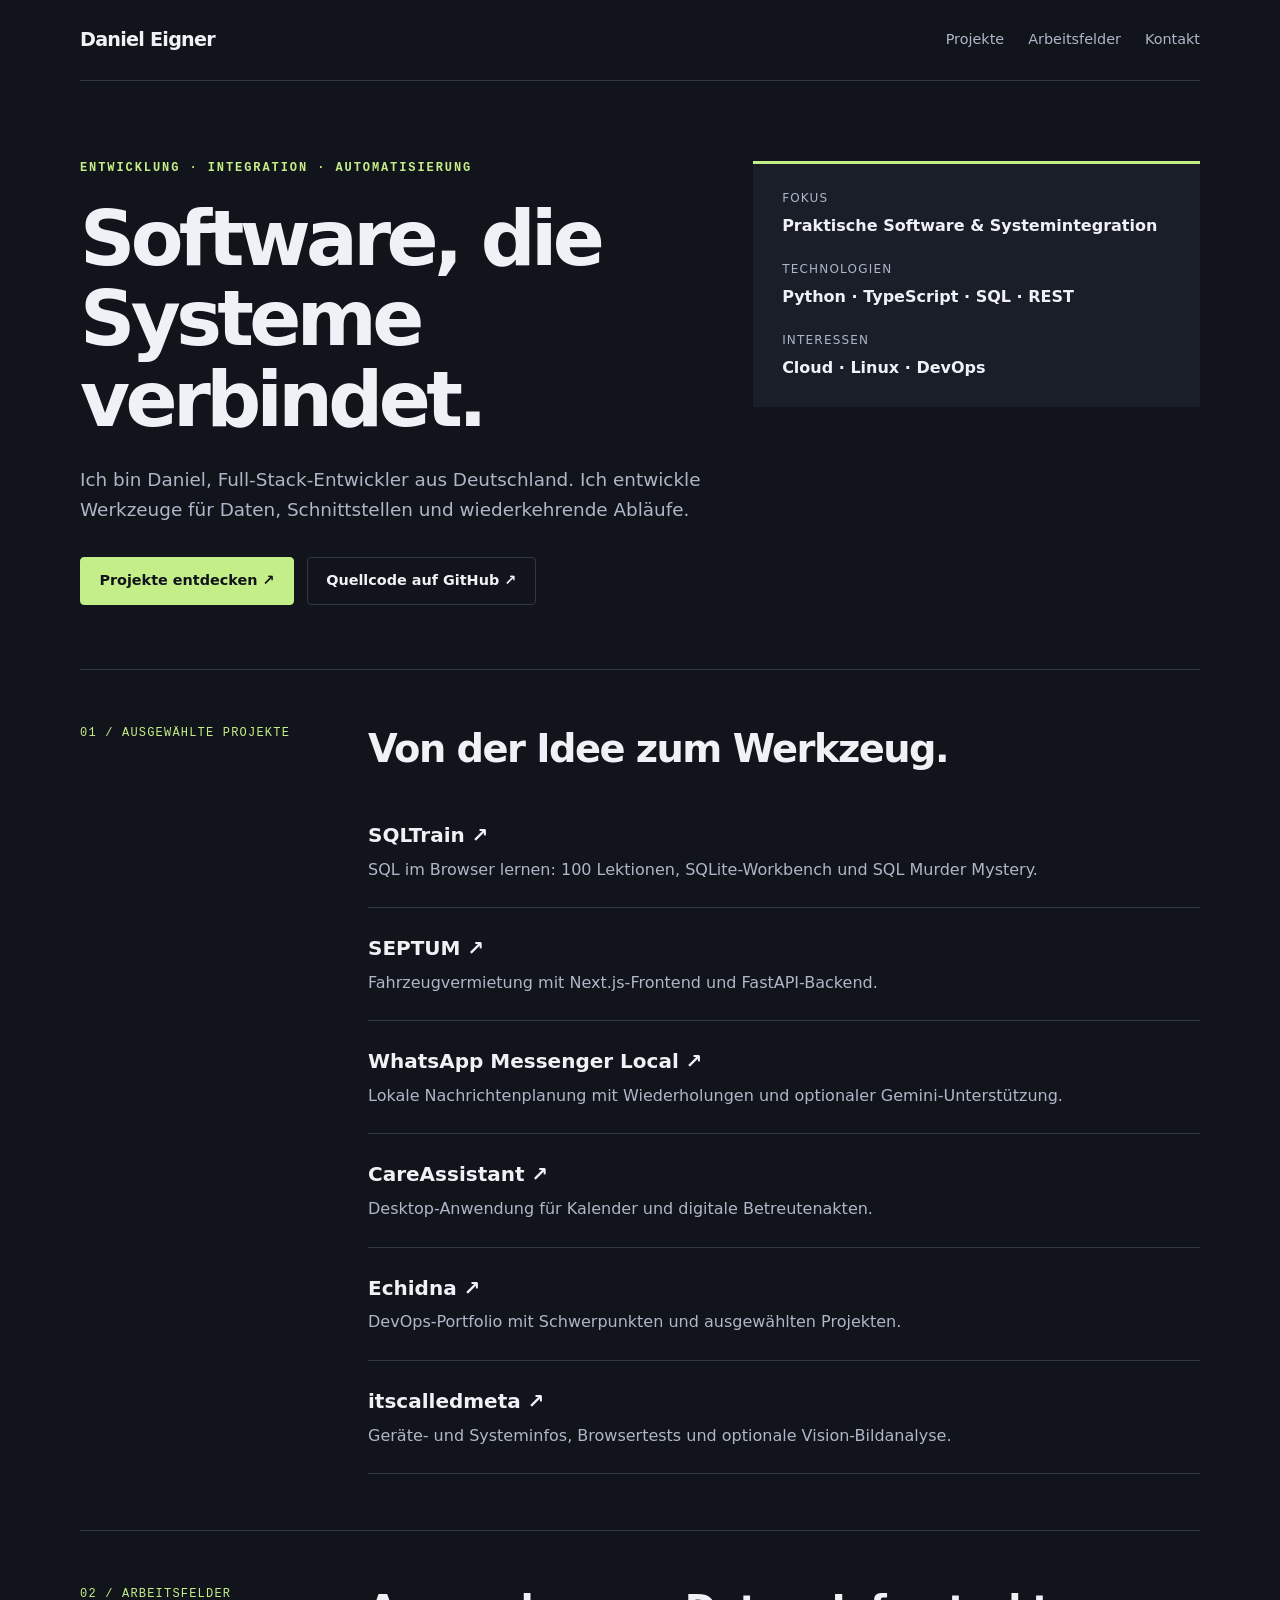
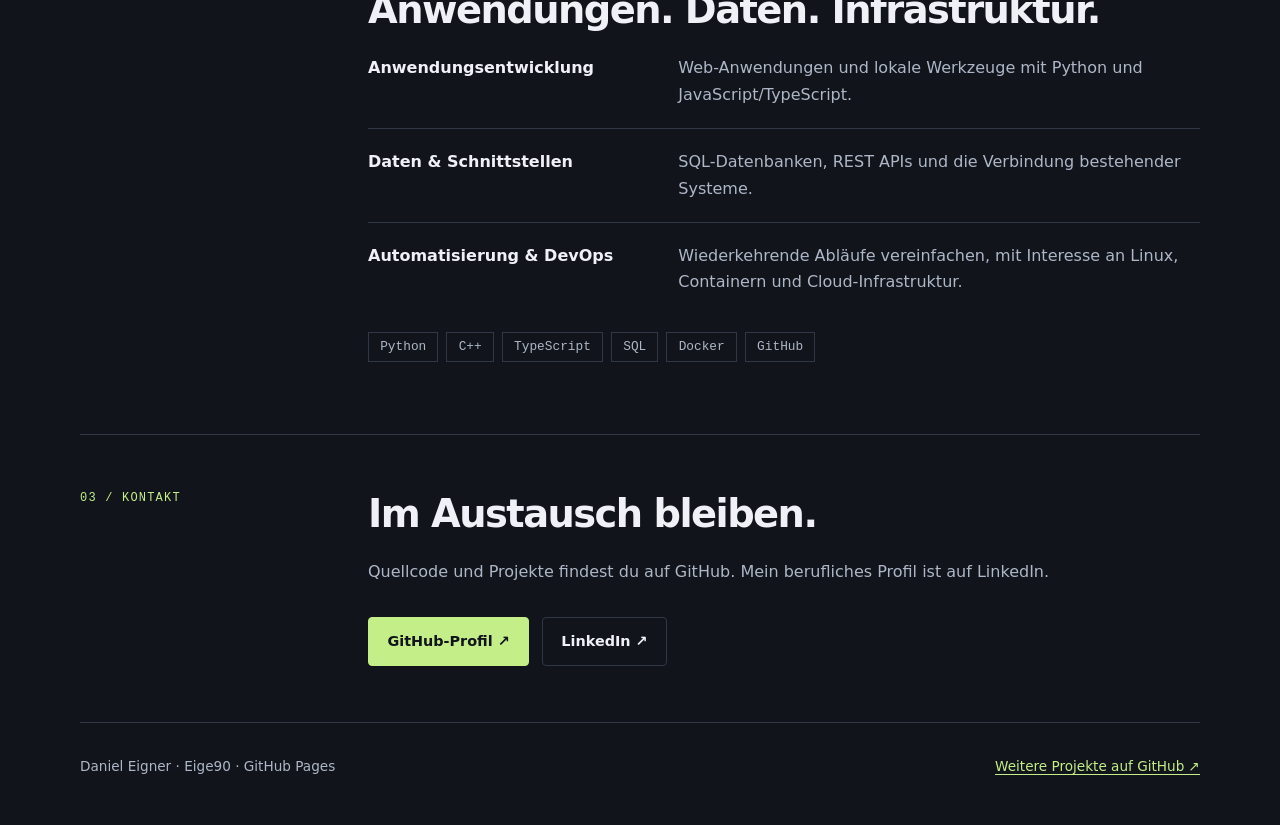
<file: docs/index.html>
<!doctype html>
<html lang="de">
<head>
<meta charset="utf-8">
<meta name="viewport" content="width=device-width, initial-scale=1">
<meta name="description" content="Ich bin Daniel, Full-Stack-Entwickler aus Deutschland. Ich entwickle Werkzeuge für Daten, Schnittstellen und wiederkehrende Abläufe.">
<meta name="color-scheme" content="dark">
<meta property="og:title" content="Daniel Eigner">
<meta property="og:description" content="Ich bin Daniel, Full-Stack-Entwickler aus Deutschland. Ich entwickle Werkzeuge für Daten, Schnittstellen und wiederkehrende Abläufe.">
<meta property="og:type" content="website">
<meta property="og:url" content="https://eige90.github.io/Eige90/">
<link rel="canonical" href="https://eige90.github.io/Eige90/">
<link rel="stylesheet" href="site.css">
<title>Daniel Eigner · Projektseite</title>
</head>
<body>
<a class="skip" href="#inhalt">Zum Inhalt springen</a>
<header><a class="brand" href="./">Daniel Eigner</a><nav aria-label="Hauptnavigation"><a href="#projekte">Projekte</a><a href="#arbeitsfelder">Arbeitsfelder</a><a href="#kontakt">Kontakt</a></nav></header>
<main id="inhalt">
<section class="hero" aria-label="Überblick"><div><p class="eyebrow">Entwicklung · Integration · Automatisierung</p><h1>Software, die Systeme verbindet.</h1><p class="intro">Ich bin Daniel, Full-Stack-Entwickler aus Deutschland. Ich entwickle Werkzeuge für Daten, Schnittstellen und wiederkehrende Abläufe.</p><div class="actions"><a class="button primary" href="#projekte">Projekte entdecken ↗</a><a class="button" href="https://github.com/Eige90/Eige90">Quellcode auf GitHub ↗</a></div></div><aside class="facts" aria-label="Projektdaten"><dl><dt>Fokus</dt><dd>Praktische Software & Systemintegration</dd><dt>Technologien</dt><dd>Python · TypeScript · SQL · REST</dd><dt>Interessen</dt><dd>Cloud · Linux · DevOps</dd></dl></aside></section>
<section class="section" id="projekte"><div class="section-label">01 / Ausgewählte Projekte</div><div><h2>Von der Idee zum Werkzeug.</h2><a class="project" href="https://eige90.github.io/SQLtrain/"><strong>SQLTrain ↗</strong><span>SQL im Browser lernen: 100 Lektionen, SQLite-Workbench und SQL Murder Mystery.</span></a><a class="project" href="https://eige90.github.io/Septem/"><strong>SEPTUM ↗</strong><span>Fahrzeugvermietung mit Next.js-Frontend und FastAPI-Backend.</span></a><a class="project" href="https://eige90.github.io/whatsapp-messenger/"><strong>WhatsApp Messenger Local ↗</strong><span>Lokale Nachrichtenplanung mit Wiederholungen und optionaler Gemini-Unterstützung.</span></a><a class="project" href="https://eige90.github.io/CareAssistant/"><strong>CareAssistant ↗</strong><span>Desktop-Anwendung für Kalender und digitale Betreutenakten.</span></a><a class="project" href="echidna/"><strong>Echidna ↗</strong><span>DevOps-Portfolio mit Schwerpunkten und ausgewählten Projekten.</span></a><a class="project" href="itscalledmeta/"><strong>itscalledmeta ↗</strong><span>Geräte- und Systeminfos, Browsertests und optionale Vision-Bildanalyse.</span></a></div></section><section class="section" id="arbeitsfelder"><div class="section-label">02 / Arbeitsfelder</div><div><h2>Anwendungen. Daten. Infrastruktur.</h2><div class="rows"><div class="row"><strong>Anwendungsentwicklung</strong><p>Web-Anwendungen und lokale Werkzeuge mit Python und JavaScript/TypeScript.</p></div><div class="row"><strong>Daten & Schnittstellen</strong><p>SQL-Datenbanken, REST APIs und die Verbindung bestehender Systeme.</p></div><div class="row"><strong>Automatisierung & DevOps</strong><p>Wiederkehrende Abläufe vereinfachen, mit Interesse an Linux, Containern und Cloud-Infrastruktur.</p></div></div><ul class="stack"><li>Python</li><li>C++</li><li>TypeScript</li><li>SQL</li><li>Docker</li><li>GitHub</li></ul></div></section><section class="section" id="kontakt"><div class="section-label">03 / Kontakt</div><div><h2>Im Austausch bleiben.</h2><p>Quellcode und Projekte findest du auf GitHub. Mein berufliches Profil ist auf LinkedIn.</p><div class="actions"><a class="button primary" href="https://github.com/Eige90">GitHub-Profil ↗</a><a class="button" href="https://www.linkedin.com/in/eignerdaniel/">LinkedIn ↗</a></div></div></section>
</main>
<footer><p>Daniel Eigner · Eige90 · GitHub Pages</p><a href="https://github.com/Eige90">Weitere Projekte auf GitHub ↗</a></footer>
</body>
</html>
</file>
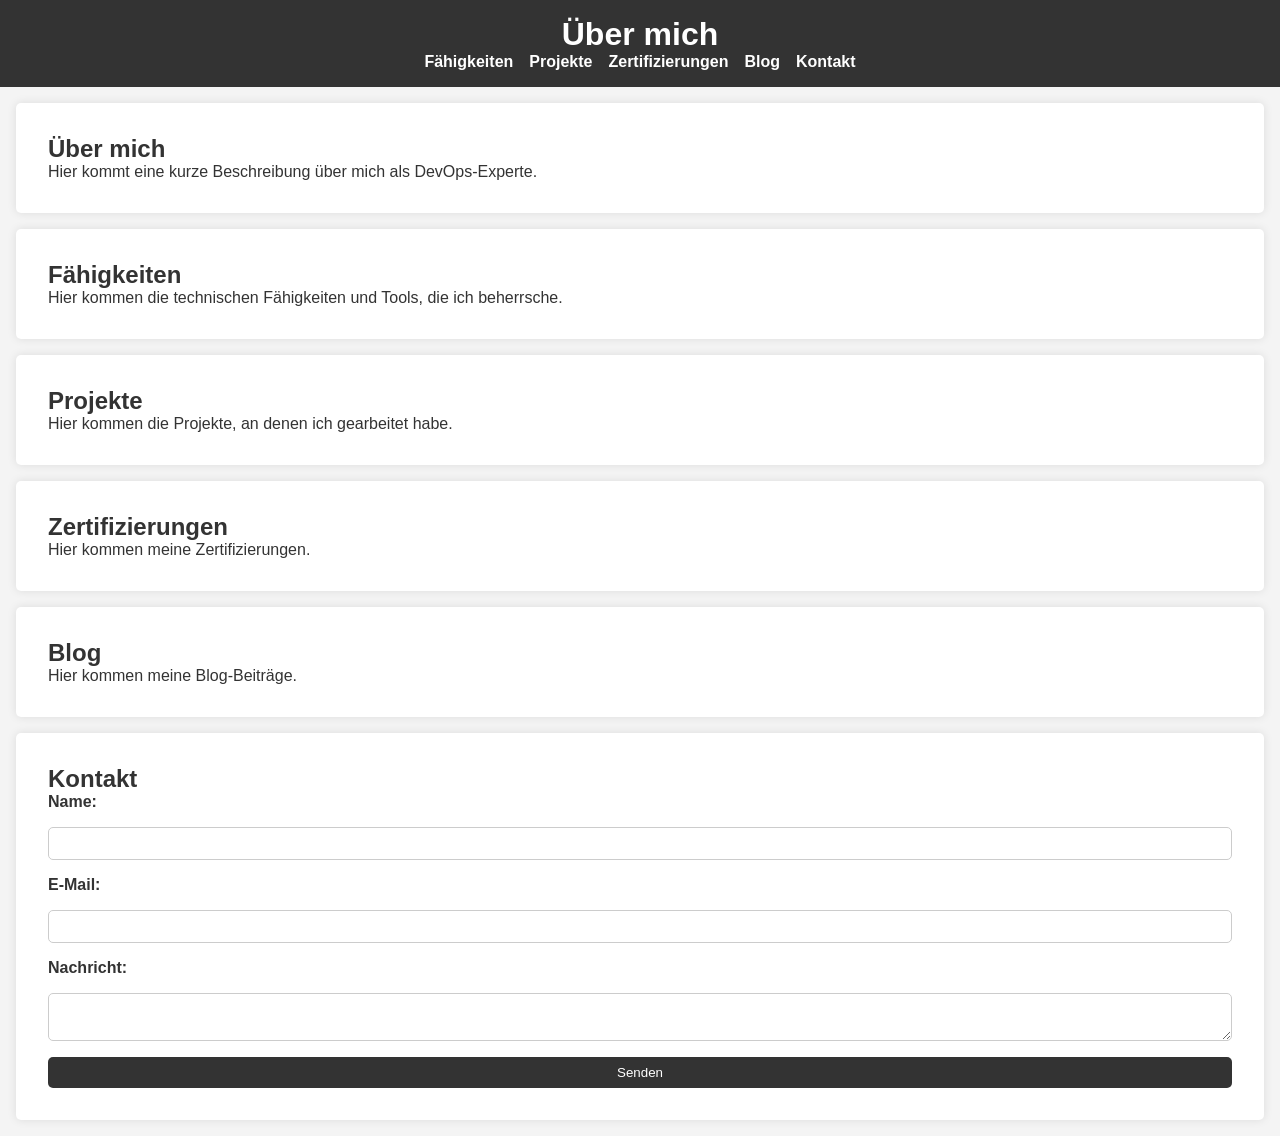
<file: docs/echidna/index.html>
<!DOCTYPE html>
<html lang="de">
<head>
    <meta charset="UTF-8">
    <meta name="viewport" content="width=device-width, initial-scale=1.0">
    <title>DevOps Portfolio</title>
    <link rel="stylesheet" href="styles.css">
</head>
<body>
    <header>
        <h1>Über mich</h1>
        <nav>
            <ul>
                <li><a href="#skills">Fähigkeiten</a></li>
                <li><a href="#projects">Projekte</a></li>
                <li><a href="#certifications">Zertifizierungen</a></li>
                <li><a href="#blog">Blog</a></li>
                <li><a href="#contact">Kontakt</a></li>
            </ul>
        </nav>
    </header>
    <section id="about">
        <h2>Über mich</h2>
        <p>Hier kommt eine kurze Beschreibung über mich als DevOps-Experte.</p>
    </section>
    <section id="skills">
        <h2>Fähigkeiten</h2>
        <p>Hier kommen die technischen Fähigkeiten und Tools, die ich beherrsche.</p>
    </section>
    <section id="projects">
        <h2>Projekte</h2>
        <p>Hier kommen die Projekte, an denen ich gearbeitet habe.</p>
    </section>
    <section id="certifications">
        <h2>Zertifizierungen</h2>
        <p>Hier kommen meine Zertifizierungen.</p>
    </section>
    <section id="blog">
        <h2>Blog</h2>
        <p>Hier kommen meine Blog-Beiträge.</p>
    </section>
    <section id="contact">
        <h2>Kontakt</h2>
        <form>
            <label for="name">Name:</label>
            <input type="text" id="name" name="name">
            <label for="email">E-Mail:</label>
            <input type="email" id="email" name="email">
            <label for="message">Nachricht:</label>
            <textarea id="message" name="message"></textarea>
            <button type="submit">Senden</button>
            <p id="contact-status" role="status" hidden></p>
        </form>
    </section>
    <script src="script.js"></script>
</body>
</html>
</file>
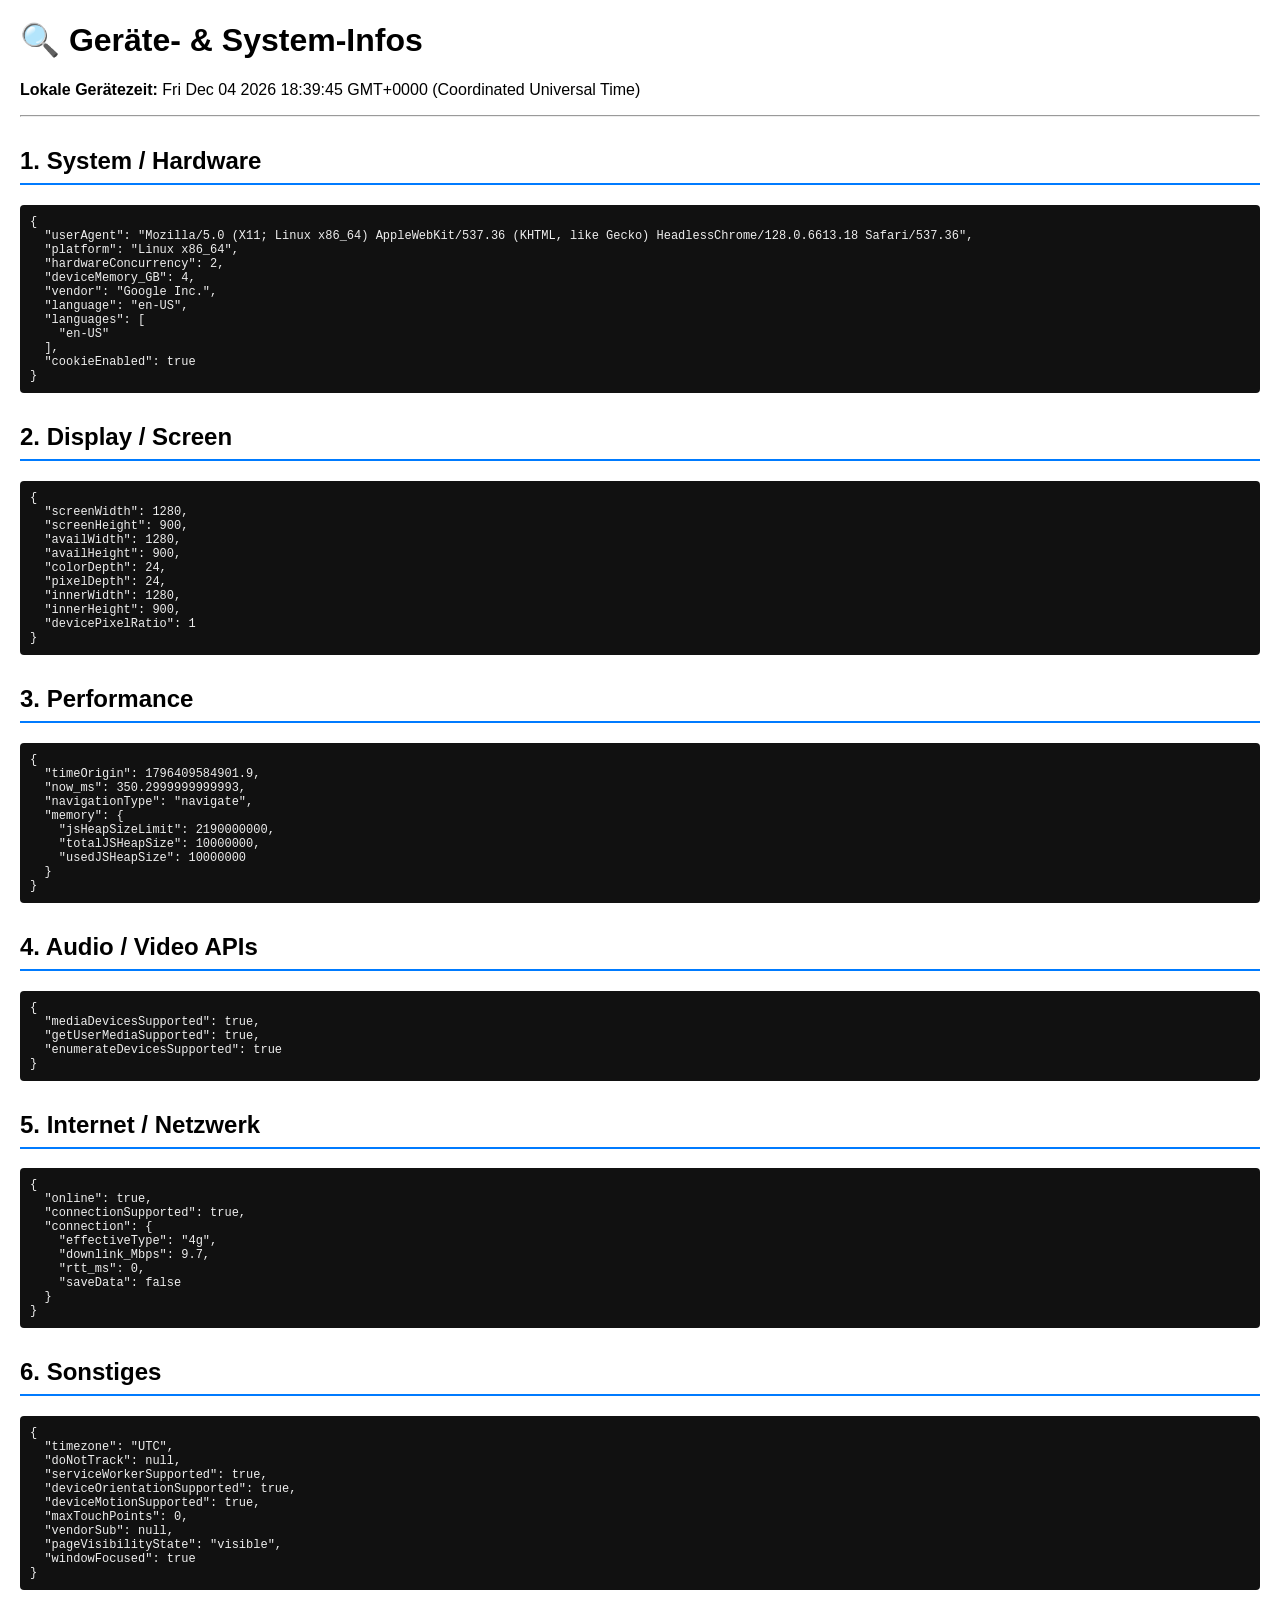
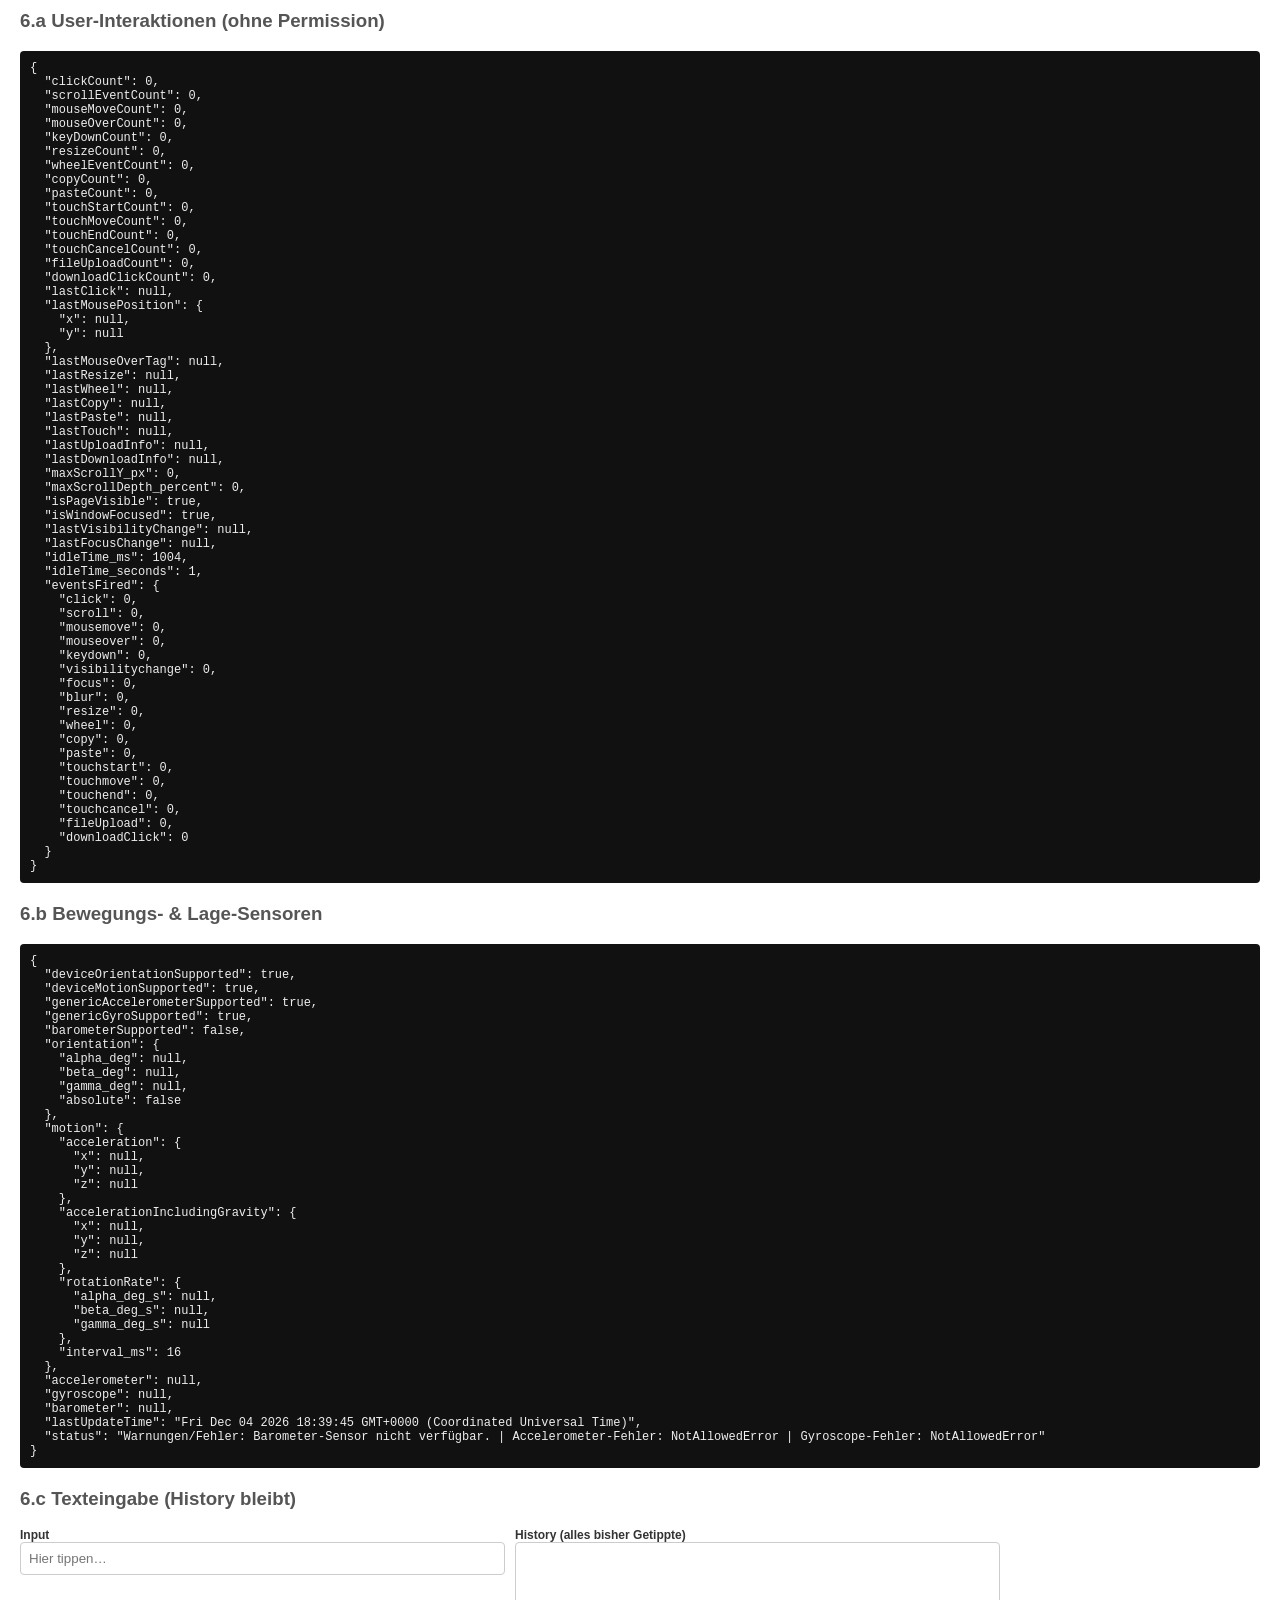
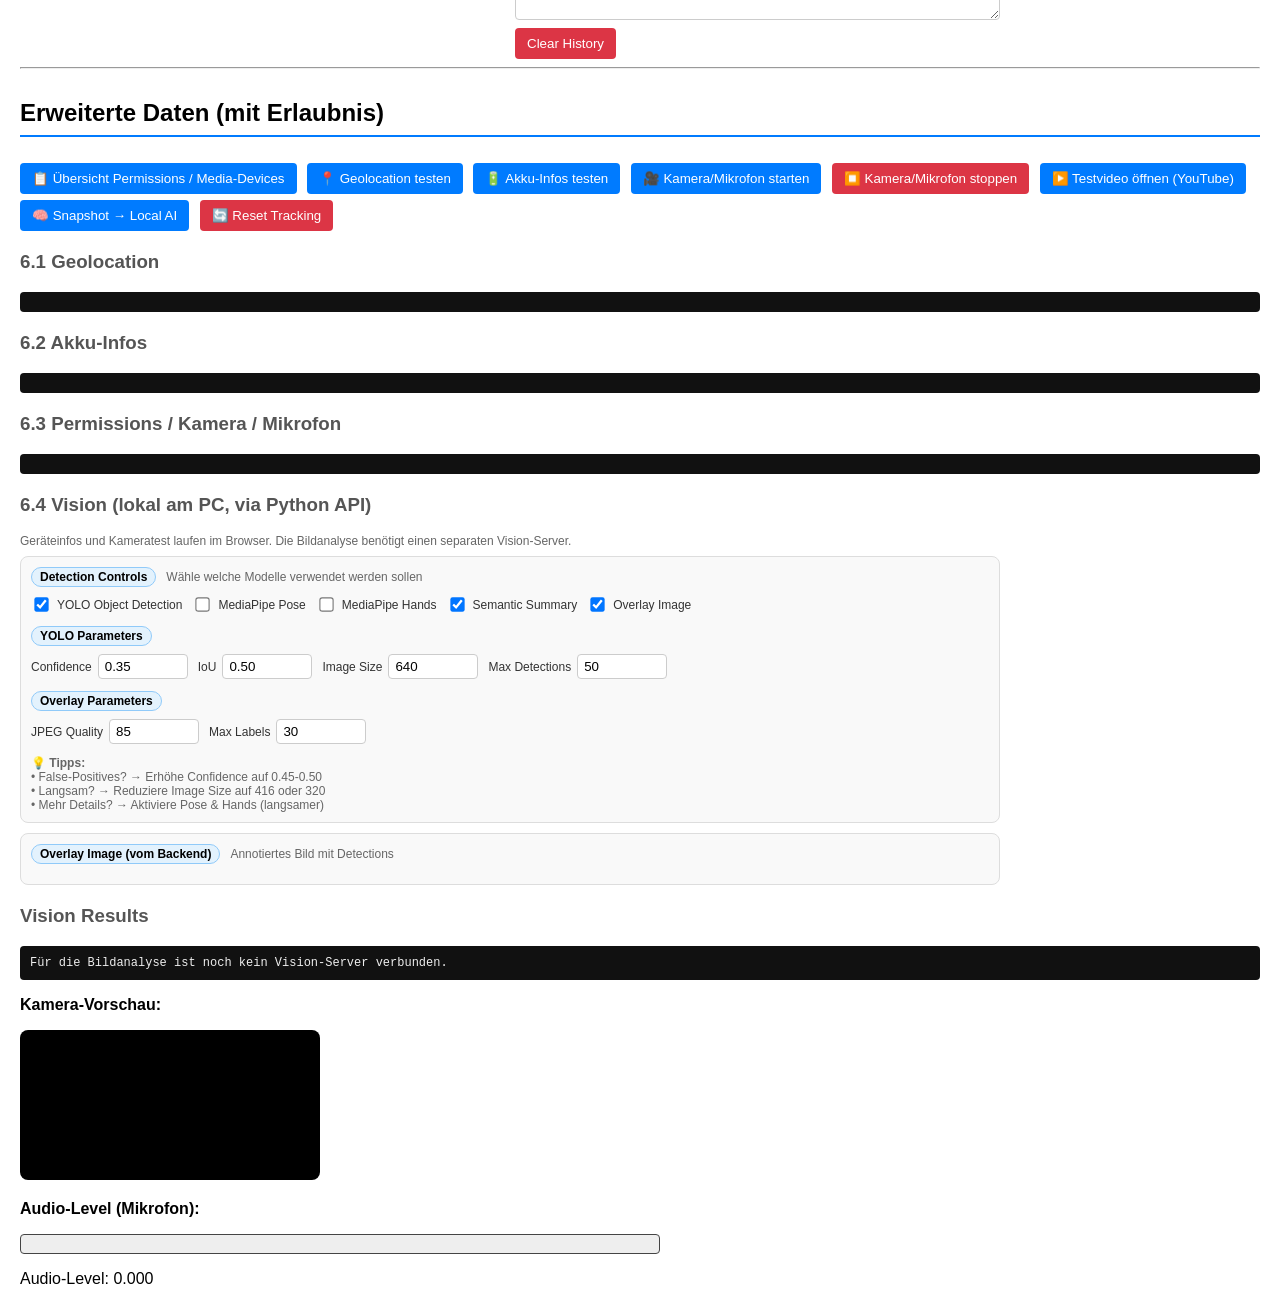
<file: docs/itscalledmeta/index.html>
<!DOCTYPE html>
<html lang="de">
<head>
  <meta charset="UTF-8" />
  <meta name="viewport" content="width=device-width, initial-scale=1" />
  <meta name="vision-api-base" content="" />
  <title>Metadata Webapp (Local Vision)</title>
  <style>
    * { box-sizing: border-box; }
    body { font-family: Arial, sans-serif; margin: 20px; }
    button { margin: 6px 6px 0 0; padding: 8px 12px; cursor: pointer; border: none; border-radius: 4px; background: #007bff; color: white; }
    button:hover { background: #0056b3; }
    button:disabled { background: #ccc; cursor: not-allowed; }
    button.danger { background: #dc3545; }
    button.danger:hover { background: #c82333; }
    pre { background:#111; color:#eee; padding:10px; overflow:auto; border-radius: 4px; font-size: 12px; }
    #media-test-area { margin-top: 10px; }
    #camera-wrap { position: relative; display: inline-block; max-width: 100%; }
    #camera-preview { display:block; border-radius: 8px; max-width: 100%; height: auto; }
    #audio-level-bar-wrapper { max-width: 100%; }
    .typing-grid { display:grid; grid-template-columns: 1fr 1fr; gap:10px; max-width:980px; }
    #overlay-canvas { position:absolute; left:0; top:0; pointer-events:none; }
    .hint { color:#666; font-size: 12px; margin: 8px 0; }
    .grid { display: grid; grid-template-columns: 1fr; gap: 10px; max-width: 980px; }
    .panel { border: 1px solid #ddd; padding: 10px; border-radius: 8px; background: #f9f9f9; }
    .row { display:flex; gap: 10px; flex-wrap: wrap; align-items: center; }
    label { font-size: 12px; color:#333; display:flex; gap:6px; align-items:center; }
    input[type="number"]{ width: 90px; padding: 4px 6px; border: 1px solid #ccc; border-radius: 4px; }
    input[type="checkbox"]{ transform: scale(1.1); }
    input[type="text"], textarea { border: 1px solid #ccc; border-radius: 4px; }
    .pill { font-size: 12px; padding: 2px 8px; border-radius: 999px; background:#e3f2fd; border:1px solid #90caf9; font-weight: 600; }
    #vision-overlay-img { max-width: 100%; border-radius: 8px; border: 1px solid #333; background:#000; display:none; }
    .small { font-size: 12px; color:#666; }
    .status { padding: 8px; border-radius: 4px; margin: 10px 0; font-weight: 600; }
    .status.success { background: #d4edda; color: #155724; border: 1px solid #c3e6cb; }
    .status.error { background: #f8d7da; color: #721c24; border: 1px solid #f5c6cb; }
    .status.info { background: #d1ecf1; color: #0c5460; border: 1px solid #bee5eb; }
    h2 { border-bottom: 2px solid #007bff; padding-bottom: 8px; margin-top: 30px; }
    h3 { color: #555; margin-top: 20px; }
    @media (max-width: 600px) {
      body { margin: 12px; }
      .typing-grid { grid-template-columns: 1fr; }
    }
  </style>
</head>
<body>
  <h1>🔍 Geräte- & System-Infos</h1>
  <p><strong>Lokale Gerätezeit:</strong> <span id="device-time"></span></p>

  <hr/>

  <h2>1. System / Hardware</h2>
  <pre id="system-hardware"></pre>

  <h2>2. Display / Screen</h2>
  <pre id="display-screen"></pre>

  <h2>3. Performance</h2>
  <pre id="performance-info"></pre>

  <h2>4. Audio / Video APIs</h2>
  <pre id="audio-video"></pre>

  <h2>5. Internet / Netzwerk</h2>
  <pre id="network-info"></pre>

  <h2>6. Sonstiges</h2>
  <pre id="misc-info"></pre>

  <h3>6.a User-Interaktionen (ohne Permission)</h3>
  <pre id="interaction-info"></pre>

  <h3>6.b Bewegungs- & Lage-Sensoren</h3>
  <pre id="motion-sensors"></pre>

  <h3>6.c Texteingabe (History bleibt)</h3>
  <div class="typing-grid">
    <div>
      <label><strong>Input</strong></label>
      <input
        id="typing-input"
        type="text"
        placeholder="Hier tippen…"
        autocomplete="off"
        style="width:100%; padding:8px;"
      />
    </div>
    <div>
      <label><strong>History (alles bisher Getippte)</strong></label>
      <textarea
        id="typing-history"
        rows="4"
        readonly
        style="width:100%; padding:8px;"
      ></textarea>
      <button id="clear-typing-history" class="danger" style="margin-top: 4px;">Clear History</button>
    </div>
  </div>

  <hr/>

  <h2>Erweiterte Daten (mit Erlaubnis)</h2>

  <button id="request-permissions-btn">📋 Übersicht Permissions / Media-Devices</button>
  <button id="btn-geo">📍 Geolocation testen</button>
  <button id="btn-battery">🔋 Akku-Infos testen</button>
  <button id="btn-media">🎥 Kamera/Mikrofon starten</button>
  <button id="btn-media-stop" class="danger" disabled>⏹️ Kamera/Mikrofon stoppen</button>
  <button id="btn-youtube">▶️ Testvideo öffnen (YouTube)</button>
  <button id="btn-local-ai">🧠 Snapshot → Local AI</button>
  <button id="btn-reset-tracks" class="danger">🔄 Reset Tracking</button>

  <div id="api-status" class="status info" style="display:none;"></div>

  <h3>6.1 Geolocation</h3>
  <pre id="geo-info"></pre>

  <h3>6.2 Akku-Infos</h3>
  <pre id="battery-info"></pre>

  <h3>6.3 Permissions / Kamera / Mikrofon</h3>
  <pre id="permissions-info"></pre>

  <h3>6.4 Vision (lokal am PC, via Python API)</h3>
  <div class="hint" id="vision-backend-info"></div>

  <div class="grid">
    <div class="panel">
      <div class="row">
        <span class="pill">Detection Controls</span>
        <span class="small">Wähle welche Modelle verwendet werden sollen</span>
      </div>

      <div class="row" style="margin-top:8px;">
        <label><input type="checkbox" id="cfg-do-yolo" checked> YOLO Object Detection</label>
        <label><input type="checkbox" id="cfg-do-pose"> MediaPipe Pose</label>
        <label><input type="checkbox" id="cfg-do-hands"> MediaPipe Hands</label>
        <label><input type="checkbox" id="cfg-do-summary" checked> Semantic Summary</label>
        <label><input type="checkbox" id="cfg-do-overlay" checked> Overlay Image</label>
      </div>

      <div class="row" style="margin-top:12px;">
        <span class="pill">YOLO Parameters</span>
      </div>
      <div class="row" style="margin-top:8px;">
        <label>Confidence <input type="number" id="cfg-yolo-conf" min="0" max="1" step="0.05" value="0.35"></label>
        <label>IoU <input type="number" id="cfg-yolo-iou" min="0" max="1" step="0.05" value="0.50"></label>
        <label>Image Size <input type="number" id="cfg-yolo-imgsz" min="320" max="1280" step="32" value="640"></label>
        <label>Max Detections <input type="number" id="cfg-yolo-maxdet" min="1" max="200" step="1" value="50"></label>
      </div>

      <div class="row" style="margin-top:12px;">
        <span class="pill">Overlay Parameters</span>
      </div>
      <div class="row" style="margin-top:8px;">
        <label>JPEG Quality <input type="number" id="cfg-overlay-quality" min="30" max="95" step="1" value="85"></label>
        <label>Max Labels <input type="number" id="cfg-overlay-maxlabels" min="1" max="200" step="1" value="30"></label>
      </div>

      <div class="small" style="margin-top:12px;">
        💡 <strong>Tipps:</strong><br>
        • False-Positives? → Erhöhe Confidence auf 0.45-0.50<br>
        • Langsam? → Reduziere Image Size auf 416 oder 320<br>
        • Mehr Details? → Aktiviere Pose & Hands (langsamer)
      </div>
    </div>

    <div class="panel">
      <div class="row">
        <span class="pill">Overlay Image (vom Backend)</span>
        <span class="small">Annotiertes Bild mit Detections</span>
      </div>
      <div style="margin-top:10px;">
        <img id="vision-overlay-img" alt="Vision Overlay" />
      </div>
    </div>
  </div>

  <h3>Vision Results</h3>
  <pre id="vision-caption"></pre>

  <div id="media-test-area">
    <p><strong>Kamera-Vorschau:</strong></p>

    <div id="camera-wrap">
      <video id="camera-preview" autoplay playsinline style="max-width:640px; max-height:480px; background:#000;"></video>
      <canvas id="overlay-canvas"></canvas>
    </div>

    <p><strong>Audio-Level (Mikrofon):</strong></p>
    <div id="audio-level-bar-wrapper" style="width:640px; height:20px; border:1px solid #444; background:#eee; border-radius: 4px; overflow: hidden;">
      <div id="audio-level-bar" style="width:0%; height:100%; background:#4caf50; transition: width 0.1s;"></div>
    </div>
    <p id="audio-level-text">Audio-Level: 0.000</p>
  </div>

  <script>
    // =========================
    // Helpers
    // =========================
    function logObject(obj) { return JSON.stringify(obj, null, 2); }
    function setText(id, text) { const el = document.getElementById(id); if (el) el.textContent = text; }
    function clamp(n, a, b) { return Math.max(a, Math.min(b, n)); }
    
    function showStatus(message, type = 'info') {
      const el = document.getElementById('api-status');
      if (!el) return;
      el.textContent = message;
      el.className = `status ${type}`;
      el.style.display = 'block';
      setTimeout(() => { el.style.display = 'none'; }, 5000);
    }

    // DataURL -> Blob
    function dataURLtoBlob(dataURL) {
      const [meta, base64] = dataURL.split(",");
      const mime = (meta.match(/data:(.*);base64/) || [])[1] || "application/octet-stream";
      const bytes = Uint8Array.from(atob(base64), c => c.charCodeAt(0));
      return new Blob([bytes], { type: mime });
    }

    // =========================
    // 0) Lokale Gerätezeit
    // =========================
    function updateDeviceTime() {
      const now = new Date();
      setText("device-time", now.toString());
    }

    // 1) SYSTEM / HARDWARE
    function collectSystemHardware() {
      const nav = navigator || {};
      const sys = {
        userAgent: nav.userAgent || null,
        platform: nav.platform || null,
        hardwareConcurrency: nav.hardwareConcurrency || null,
        deviceMemory_GB: nav.deviceMemory || null,
        vendor: nav.vendor || null,
        language: nav.language || null,
        languages: nav.languages || null,
        cookieEnabled: nav.cookieEnabled || null,
      };
      setText("system-hardware", logObject(sys));
    }

    // 2) DISPLAY / SCREEN
    function collectDisplayScreen() {
      const s = window.screen || {};
      const display = {
        screenWidth: s.width || null,
        screenHeight: s.height || null,
        availWidth: s.availWidth || null,
        availHeight: s.availHeight || null,
        colorDepth: s.colorDepth || null,
        pixelDepth: s.pixelDepth || null,
        innerWidth: window.innerWidth,
        innerHeight: window.innerHeight,
        devicePixelRatio: window.devicePixelRatio || null,
      };
      setText("display-screen", logObject(display));
    }

    // 3) PERFORMANCE
    function collectPerformanceInfo() {
      const p = window.performance || {};
      const navEntries = p.getEntriesByType ? p.getEntriesByType("navigation") : [];
      const nav = navEntries && navEntries[0] ? navEntries[0] : null;

      const perf = {
        timeOrigin: p.timeOrigin || null,
        now_ms: p.now ? p.now() : null,
        navigationType: nav ? nav.type : (p.navigation ? p.navigation.type : null),
        memory: p.memory ? {
          jsHeapSizeLimit: p.memory.jsHeapSizeLimit,
          totalJSHeapSize: p.memory.totalJSHeapSize,
          usedJSHeapSize: p.memory.usedJSHeapSize
        } : null
      };
      setText("performance-info", logObject(perf));
    }

    // 4) AUDIO / VIDEO APIs
    function collectAudioVideoInfo() {
      const mediaDevices = navigator.mediaDevices;
      const info = {
        mediaDevicesSupported: !!mediaDevices,
        getUserMediaSupported: !!(mediaDevices && mediaDevices.getUserMedia),
        enumerateDevicesSupported: !!(mediaDevices && mediaDevices.enumerateDevices),
      };
      setText("audio-video", logObject(info));
    }

    // 5) INTERNET / NETZWERK
    function collectNetworkInfo() {
      const connection = navigator.connection || navigator.mozConnection || navigator.webkitConnection || null;
      const net = {
        online: navigator.onLine,
        connectionSupported: !!connection,
        connection: connection ? {
          effectiveType: connection.effectiveType,
          downlink_Mbps: connection.downlink,
          rtt_ms: connection.rtt,
          saveData: connection.saveData
        } : null
      };
      setText("network-info", logObject(net));
    }

    // 6) SONSTIGES
    function collectMiscInfo() {
      const misc = {
        timezone: Intl.DateTimeFormat().resolvedOptions().timeZone,
        doNotTrack: navigator.doNotTrack || window.doNotTrack || null,
        serviceWorkerSupported: "serviceWorker" in navigator,
        deviceOrientationSupported: "DeviceOrientationEvent" in window,
        deviceMotionSupported: "DeviceMotionEvent" in window,
        maxTouchPoints: navigator.maxTouchPoints || 0,
        vendorSub: navigator.vendorSub || null,
        pageVisibilityState: document.visibilityState || null,
        windowFocused: document.hasFocus()
      };
      setText("misc-info", logObject(misc));
    }

    // ========= USER-INTERAKTION =========
    const interactionState = {
      clickCount: 0, scrollEventCount: 0, mouseMoveCount: 0, mouseOverCount: 0, keyDownCount: 0,
      resizeCount: 0, wheelEventCount: 0, copyCount: 0, pasteCount: 0,
      touchStartCount: 0, touchMoveCount: 0, touchEndCount: 0, touchCancelCount: 0,
      fileUploadCount: 0, downloadClickCount: 0,
      lastClick: null, lastMousePosition: { x: null, y: null }, lastMouseOverTag: null,
      lastResize: null, lastWheel: null, lastCopy: null, lastPaste: null, lastTouch: null,
      lastUploadInfo: null, lastDownloadInfo: null,
      maxScrollY: 0, maxScrollDepthPercent: 0,
      isPageVisible: document.visibilityState === "visible",
      isWindowFocused: document.hasFocus(),
      lastVisibilityChange: null, lastFocusChange: null,
      idleMs: 0,
      lastActivityTimestamp: performance.now ? performance.now() : Date.now(),
      eventsFired: {
        click: 0, scroll: 0, mousemove: 0, mouseover: 0, keydown: 0,
        visibilitychange: 0, focus: 0, blur: 0,
        resize: 0, wheel: 0, copy: 0, paste: 0,
        touchstart: 0, touchmove: 0, touchend: 0, touchcancel: 0,
        fileUpload: 0, downloadClick: 0
      }
    };

    function markActivity() { interactionState.lastActivityTimestamp = performance.now ? performance.now() : Date.now(); }

    function updateScrollDepth() {
      const scrollTop = window.scrollY || document.documentElement.scrollTop || document.body.scrollTop || 0;
      const docHeight = (document.documentElement.scrollHeight || document.body.scrollHeight || 0) - window.innerHeight;
      interactionState.maxScrollY = Math.max(interactionState.maxScrollY, scrollTop);

      let depthPercent = 0;
      if (docHeight > 0) depthPercent = (interactionState.maxScrollY / docHeight) * 100;
      interactionState.maxScrollDepthPercent = Math.max(interactionState.maxScrollDepthPercent, depthPercent);
    }

    function renderInteractionInfo() {
      const now = performance.now ? performance.now() : Date.now();
      interactionState.idleMs = now - interactionState.lastActivityTimestamp;

      const readable = {
        clickCount: interactionState.clickCount,
        scrollEventCount: interactionState.scrollEventCount,
        mouseMoveCount: interactionState.mouseMoveCount,
        mouseOverCount: interactionState.mouseOverCount,
        keyDownCount: interactionState.keyDownCount,
        resizeCount: interactionState.resizeCount,
        wheelEventCount: interactionState.wheelEventCount,
        copyCount: interactionState.copyCount,
        pasteCount: interactionState.pasteCount,
        touchStartCount: interactionState.touchStartCount,
        touchMoveCount: interactionState.touchMoveCount,
        touchEndCount: interactionState.touchEndCount,
        touchCancelCount: interactionState.touchCancelCount,
        fileUploadCount: interactionState.fileUploadCount,
        downloadClickCount: interactionState.downloadClickCount,
        lastClick: interactionState.lastClick,
        lastMousePosition: interactionState.lastMousePosition,
        lastMouseOverTag: interactionState.lastMouseOverTag,
        lastResize: interactionState.lastResize,
        lastWheel: interactionState.lastWheel,
        lastCopy: interactionState.lastCopy,
        lastPaste: interactionState.lastPaste,
        lastTouch: interactionState.lastTouch,
        lastUploadInfo: interactionState.lastUploadInfo,
        lastDownloadInfo: interactionState.lastDownloadInfo,
        maxScrollY_px: Math.round(interactionState.maxScrollY),
        maxScrollDepth_percent: Math.round(interactionState.maxScrollDepthPercent * 10) / 10,
        isPageVisible: interactionState.isPageVisible,
        isWindowFocused: interactionState.isWindowFocused,
        lastVisibilityChange: interactionState.lastVisibilityChange,
        lastFocusChange: interactionState.lastFocusChange,
        idleTime_ms: Math.round(interactionState.idleMs),
        idleTime_seconds: Math.round(interactionState.idleMs / 1000),
        eventsFired: interactionState.eventsFired
      };

      setText("interaction-info", logObject(readable));
    }

    // Event Listeners
    window.addEventListener("click", (ev) => {
      interactionState.clickCount++; interactionState.eventsFired.click++;
      interactionState.lastClick = { x: ev.clientX, y: ev.clientY, targetTag: ev.target && ev.target.tagName, time: new Date().toString() };

      let t = ev.target;
      if (t && t.closest) {
        const a = t.closest("a");
        if (a && (a.hasAttribute("download") || /\.(zip|exe|pdf|mp4|mp3|mkv|iso)$/i.test(a.href))) {
          interactionState.downloadClickCount++; interactionState.eventsFired.downloadClick++;
          interactionState.lastDownloadInfo = { href: a.href, hasDownloadAttr: a.hasAttribute("download"), time: new Date().toString() };
        }
      }
      markActivity();
    }, { passive: true });

    window.addEventListener("scroll", () => { interactionState.scrollEventCount++; interactionState.eventsFired.scroll++; updateScrollDepth(); markActivity(); }, { passive: true });
    window.addEventListener("mousemove", (ev) => { interactionState.mouseMoveCount++; interactionState.eventsFired.mousemove++; interactionState.lastMousePosition = { x: ev.clientX, y: ev.clientY }; markActivity(); }, { passive: true });
    window.addEventListener("mouseover", (ev) => { interactionState.mouseOverCount++; interactionState.eventsFired.mouseover++; interactionState.lastMouseOverTag = ev.target && ev.target.tagName; markActivity(); }, { passive: true });
    window.addEventListener("keydown", () => { interactionState.keyDownCount++; interactionState.eventsFired.keydown++; markActivity(); });

    document.addEventListener("visibilitychange", () => {
      interactionState.eventsFired.visibilitychange++;
      interactionState.isPageVisible = document.visibilityState === "visible";
      interactionState.lastVisibilityChange = { state: document.visibilityState, time: new Date().toString() };
      if (interactionState.isPageVisible) markActivity();
    });

    window.addEventListener("focus", () => { interactionState.eventsFired.focus++; interactionState.isWindowFocused = true; interactionState.lastFocusChange = { focused: true, time: new Date().toString() }; markActivity(); });
    window.addEventListener("blur", () => { interactionState.eventsFired.blur++; interactionState.isWindowFocused = false; interactionState.lastFocusChange = { focused: false, time: new Date().toString() }; });

    window.addEventListener("resize", () => { interactionState.resizeCount++; interactionState.eventsFired.resize++; interactionState.lastResize = { innerWidth: window.innerWidth, innerHeight: window.innerHeight, time: new Date().toString() }; markActivity(); });
    window.addEventListener("wheel", (ev) => { interactionState.wheelEventCount++; interactionState.eventsFired.wheel++; interactionState.lastWheel = { deltaX: ev.deltaX, deltaY: ev.deltaY, deltaMode: ev.deltaMode, time: new Date().toString() }; markActivity(); }, { passive: true });

    document.addEventListener("copy", () => { interactionState.copyCount++; interactionState.eventsFired.copy++; interactionState.lastCopy = { time: new Date().toString() }; markActivity(); });
    document.addEventListener("paste", () => { interactionState.pasteCount++; interactionState.eventsFired.paste++; interactionState.lastPaste = { time: new Date().toString() }; markActivity(); });

    function extractTouchInfo(ev) {
      const firstTouch = ev.touches && ev.touches[0] ? ev.touches[0] : (ev.changedTouches && ev.changedTouches[0] ? ev.changedTouches[0] : null);
      return { type: ev.type, touchCount: ev.touches ? ev.touches.length : null, clientX: firstTouch ? firstTouch.clientX : null, clientY: firstTouch ? firstTouch.clientY : null, time: new Date().toString() };
    }
    window.addEventListener("touchstart", (ev) => { interactionState.touchStartCount++; interactionState.eventsFired.touchstart++; interactionState.lastTouch = extractTouchInfo(ev); markActivity(); }, { passive: true });
    window.addEventListener("touchmove", (ev) => { interactionState.touchMoveCount++; interactionState.eventsFired.touchmove++; interactionState.lastTouch = extractTouchInfo(ev); markActivity(); }, { passive: true });
    window.addEventListener("touchend", (ev) => { interactionState.touchEndCount++; interactionState.eventsFired.touchend++; interactionState.lastTouch = extractTouchInfo(ev); markActivity(); }, { passive: true });
    window.addEventListener("touchcancel", (ev) => { interactionState.touchCancelCount++; interactionState.eventsFired.touchcancel++; interactionState.lastTouch = extractTouchInfo(ev); markActivity(); }, { passive: true });

    document.addEventListener("change", (ev) => {
      const t = ev.target;
      if (t && t.tagName === "INPUT" && t.type === "file" && t.files) {
        const fileCount = t.files.length;
        interactionState.fileUploadCount += fileCount;
        interactionState.eventsFired.fileUpload++;
        interactionState.lastUploadInfo = { filesCount: fileCount, time: new Date().toString() };
        markActivity();
      }
    });

    setInterval(renderInteractionInfo, 1000);

    // ========= BEWEGUNGS- & LAGE-SENSOREN =========
    const motionSensorsState = {
      deviceOrientationSupported: "DeviceOrientationEvent" in window,
      deviceMotionSupported: "DeviceMotionEvent" in window,
      genericAccelerometerSupported: "Accelerometer" in window,
      genericGyroSupported: "Gyroscope" in window,
      barometerSupported: "Barometer" in window,
      orientation: null, motion: null, accelerometer: null, gyroscope: null, barometer: null,
      lastUpdateTime: null, sensorErrors: []
    };

    function renderMotionSensors() {
      const info = {
        deviceOrientationSupported: motionSensorsState.deviceOrientationSupported,
        deviceMotionSupported: motionSensorsState.deviceMotionSupported,
        genericAccelerometerSupported: motionSensorsState.genericAccelerometerSupported,
        genericGyroSupported: motionSensorsState.genericGyroSupported,
        barometerSupported: motionSensorsState.barometerSupported,
        orientation: motionSensorsState.orientation,
        motion: motionSensorsState.motion,
        accelerometer: motionSensorsState.accelerometer,
        gyroscope: motionSensorsState.gyroscope,
        barometer: motionSensorsState.barometer,
        lastUpdateTime: motionSensorsState.lastUpdateTime
      };

      let statusMsg = "";
      if (motionSensorsState.sensorErrors.length > 0) statusMsg = "Warnungen/Fehler: " + motionSensorsState.sensorErrors.join(" | ");
      else if (motionSensorsState.orientation || motionSensorsState.motion || motionSensorsState.accelerometer || motionSensorsState.gyroscope || motionSensorsState.barometer) statusMsg = "OK: Mindestens ein Sensor liefert Daten.";
      else statusMsg = "Noch keine Sensordaten empfangen – entweder noch keine Bewegung oder Sensoren werden vom Browser/OS blockiert.";

      info.status = statusMsg;
      setText("motion-sensors", logObject(info));
    }

    if (motionSensorsState.deviceOrientationSupported) {
      window.addEventListener("deviceorientation", (ev) => {
        motionSensorsState.orientation = { alpha_deg: ev.alpha, beta_deg: ev.beta, gamma_deg: ev.gamma, absolute: ev.absolute };
        motionSensorsState.lastUpdateTime = new Date().toString();
        renderMotionSensors();
      });
    } else motionSensorsState.sensorErrors.push("DeviceOrientationEvent nicht verfügbar.");

    if (motionSensorsState.deviceMotionSupported) {
      window.addEventListener("devicemotion", (ev) => {
        motionSensorsState.motion = {
          acceleration: ev.acceleration ? { x: ev.acceleration.x, y: ev.acceleration.y, z: ev.acceleration.z } : null,
          accelerationIncludingGravity: ev.accelerationIncludingGravity ? { x: ev.accelerationIncludingGravity.x, y: ev.accelerationIncludingGravity.y, z: ev.accelerationIncludingGravity.z } : null,
          rotationRate: ev.rotationRate ? { alpha_deg_s: ev.rotationRate.alpha, beta_deg_s: ev.rotationRate.beta, gamma_deg_s: ev.rotationRate.gamma } : null,
          interval_ms: ev.interval
        };
        motionSensorsState.lastUpdateTime = new Date().toString();
        renderMotionSensors();
      });
    } else motionSensorsState.sensorErrors.push("DeviceMotionEvent nicht verfügbar.");

    if (motionSensorsState.genericAccelerometerSupported) {
      try {
        const acc = new Accelerometer({ frequency: 30 });
        acc.addEventListener("reading", () => {
          motionSensorsState.accelerometer = { x: acc.x, y: acc.y, z: acc.z };
          motionSensorsState.lastUpdateTime = new Date().toString();
          renderMotionSensors();
        });
        acc.addEventListener("error", (event) => { motionSensorsState.sensorErrors.push("Accelerometer-Fehler: " + event.error.name); renderMotionSensors(); });
        acc.start();
      } catch (e) { motionSensorsState.sensorErrors.push("Accelerometer-Startfehler: " + e.message); }
    } else motionSensorsState.sensorErrors.push("Accelerometer-API nicht verfügbar.");

    if (motionSensorsState.genericGyroSupported) {
      try {
        const gyro = new Gyroscope({ frequency: 30 });
        gyro.addEventListener("reading", () => {
          motionSensorsState.gyroscope = { x_deg_s: gyro.x, y_deg_s: gyro.y, z_deg_s: gyro.z };
          motionSensorsState.lastUpdateTime = new Date().toString();
          renderMotionSensors();
        });
        gyro.addEventListener("error", (event) => { motionSensorsState.sensorErrors.push("Gyroscope-Fehler: " + event.error.name); renderMotionSensors(); });
        gyro.start();
      } catch (e) { motionSensorsState.sensorErrors.push("Gyroscope-Startfehler: " + e.message); }
    } else motionSensorsState.sensorErrors.push("Gyroscope-API nicht verfügbar.");

    if (motionSensorsState.barometerSupported) {
      try {
        const baro = new Barometer({ frequency: 1 });
        baro.addEventListener("reading", () => {
          motionSensorsState.barometer = { pressure: baro.pressure };
          motionSensorsState.lastUpdateTime = new Date().toString();
          renderMotionSensors();
        });
        baro.addEventListener("error", (event) => { motionSensorsState.sensorErrors.push("Barometer-Fehler: " + event.error.name); renderMotionSensors(); });
        baro.start();
      } catch (e) { motionSensorsState.sensorErrors.push("Barometer-Startfehler: " + e.message); }
    } else motionSensorsState.sensorErrors.push("Barometer-Sensor nicht verfügbar.");

    renderMotionSensors();

    // ========= ERWEITERTE DATEN =========
    function requestGeolocation() {
      if (!("geolocation" in navigator)) { setText("geo-info", "Geolocation wird von diesem Browser nicht unterstützt."); return; }

      navigator.geolocation.getCurrentPosition(
        (pos) => {
          const coords = pos.coords;
          const geoData = {
            latitude: coords.latitude,
            longitude: coords.longitude,
            accuracy_m: coords.accuracy,
            altitude: coords.altitude,
            altitudeAccuracy_m: coords.altitudeAccuracy,
            heading_deg: coords.heading,
            speed_m_s: coords.speed,
            timestamp: new Date(pos.timestamp).toString()
          };
          setText("geo-info", logObject(geoData));
          showStatus("✅ Geolocation erfolgreich", "success");
        },
        (err) => {
          const message = "Geolocation Fehler: " + err.message + " (Code " + err.code + ")";
          setText("geo-info", message);
          showStatus("❌ " + message, "error");
        },
        { enableHighAccuracy: true, timeout: 10000, maximumAge: 0 }
      );
    }

    function requestBatteryInfo() {
      if (!navigator.getBattery) { setText("battery-info", "Battery-API nicht verfügbar."); return; }

      navigator.getBattery().then((battery) => {
        function updateBattery() {
          const batt = {
            charging: battery.charging,
            level_percent: Math.round(battery.level * 100),
            chargingTime_s: battery.chargingTime,
            dischargingTime_s: battery.dischargingTime
          };
          setText("battery-info", logObject(batt));
        }
        updateBattery();
        battery.addEventListener("chargingchange", updateBattery);
        battery.addEventListener("levelchange", updateBattery);
        battery.addEventListener("chargingtimechange", updateBattery);
        battery.addEventListener("dischargingtimechange", updateBattery);
        showStatus("✅ Akku-Info erfolgreich", "success");
      }).catch((err) => {
        setText("battery-info", "Battery-API Fehler: " + err.message);
        showStatus("❌ Battery-API Fehler", "error");
      });
    }

    async function requestPermissionsOverview() {
      const result = { permissions: {}, mediaDevices: [], notes: [] };

      if ("permissions" in navigator && navigator.permissions.query) {
        const permNames = ["geolocation", "notifications", "camera", "microphone"];
        for (const name of permNames) {
          try {
            const status = await navigator.permissions.query({ name });
            result.permissions[name] = { state: status.state };
          } catch (e) {
            result.permissions[name] = { state: "unbekannt", error: e.message };
          }
        }
      } else result.notes.push("Permissions API nicht verfügbar.");

      if (navigator.mediaDevices && navigator.mediaDevices.enumerateDevices) {
        try {
          const devices = await navigator.mediaDevices.enumerateDevices();
          result.mediaDevices = devices.map(d => ({ kind: d.kind, label: d.label, deviceId: d.deviceId }));
        } catch (e) { result.notes.push("enumerateDevices Fehler: " + e.message); }
      } else result.notes.push("mediaDevices nicht verfügbar.");

      setText("permissions-info", logObject(result));
      showStatus("✅ Permissions abgerufen", "success");
    }

    // Kamera / Mikrofon Test
    let mediaStream = null;
    let audioContext = null;
    let audioAnalyzer = null;
    let audioDataArray = null;
    let audioAnimationFrame = null;

    async function testCameraAndMicrophone() {
      const videoEl = document.getElementById("camera-preview");
      const barEl = document.getElementById("audio-level-bar");
      const textEl = document.getElementById("audio-level-text");
      const btnMedia = document.getElementById("btn-media");
      const btnStop = document.getElementById("btn-media-stop");

      if (!navigator.mediaDevices || !navigator.mediaDevices.getUserMedia) {
        showStatus("❌ getUserMedia nicht unterstützt", "error");
        return;
      }

      if (mediaStream) {
        showStatus("⚠️ Kamera läuft bereits", "info");
        return;
      }

      try {
        const stream = await navigator.mediaDevices.getUserMedia({
          video: { width: { ideal: 1280 }, height: { ideal: 720 }, facingMode: "environment" },
          audio: true
        });

        mediaStream = stream;
        if (videoEl) videoEl.srcObject = stream;

        audioContext = new (window.AudioContext || window.webkitAudioContext)();
        const source = audioContext.createMediaStreamSource(stream);
        const analyser = audioContext.createAnalyser();
        analyser.fftSize = 1024;

        const bufferLength = analyser.frequencyBinCount;
        const dataArray = new Uint8Array(bufferLength);

        audioAnalyzer = analyser;
        audioDataArray = dataArray;

        source.connect(analyser);

        function updateAudioLevel() {
          if (!audioAnalyzer || !audioDataArray) return;

          audioAnalyzer.getByteTimeDomainData(audioDataArray);
          let sum = 0;
          for (let i = 0; i < audioDataArray.length; i++) {
            const v = audioDataArray[i] - 128;
            sum += v * v;
          }
          const rms = Math.sqrt(sum / audioDataArray.length);
          const level = Math.min(1, rms / 50);

          if (barEl) barEl.style.width = (level * 100).toFixed(1) + "%";
          if (textEl) textEl.textContent = "Audio-Level: " + level.toFixed(3);

          audioAnimationFrame = requestAnimationFrame(updateAudioLevel);
        }

        updateAudioLevel();
        
        if (btnMedia) btnMedia.disabled = true;
        if (btnStop) btnStop.disabled = false;
        
        showStatus("✅ Kamera & Mikrofon aktiv", "success");
        setText("vision-caption", "✅ Kamera läuft. Du kannst jetzt 'Snapshot → Local AI' drücken.");
      } catch (e) {
        showStatus("❌ Kamera/Mikrofon Fehler: " + e.message, "error");
      }
    }

    function stopCameraAndMicrophone() {
      const videoEl = document.getElementById("camera-preview");
      const btnMedia = document.getElementById("btn-media");
      const btnStop = document.getElementById("btn-media-stop");

      if (mediaStream) {
        mediaStream.getTracks().forEach(t => t.stop());
        mediaStream = null;
      }

      if (videoEl) videoEl.srcObject = null;

      if (audioAnimationFrame) {
        cancelAnimationFrame(audioAnimationFrame);
        audioAnimationFrame = null;
      }

      if (audioContext) {
        audioContext.close();
        audioContext = null;
      }

      audioAnalyzer = null;
      audioDataArray = null;

      if (btnMedia) btnMedia.disabled = false;
      if (btnStop) btnStop.disabled = true;

      clearOverlayCanvas();
      showStatus("⏹️ Kamera & Mikrofon gestoppt", "info");
    }

    function openYouTubeTest() {
      window.open("https://www.youtube.com/watch?v=d9MvSC3E6fo", "_blank", "noopener");
    }

    // ===========================
    // Vision API
    // ===========================
    const configuredVisionBase = document.querySelector('meta[name="vision-api-base"]').content.trim().replace(/\/+$/, "");
    const isLocalPage = location.protocol === "file:" || ["localhost", "127.0.0.1", "[::1]"].includes(location.hostname);
    const BACKEND_BASE_URL = configuredVisionBase || (isLocalPage ? "http://127.0.0.1:8001" : "");
    const BACKEND_ANALYZE_URL = BACKEND_BASE_URL ? `${BACKEND_BASE_URL}/analyze` : "";

    function requireVisionBackend() {
      if (BACKEND_BASE_URL) return true;
      const message = "Für die Bildanalyse ist noch kein Vision-Server verbunden.";
      showStatus(message, "info");
      setText("vision-caption", message);
      return false;
    }

    function getCfgBool(id, fallback=false) {
      const el = document.getElementById(id);
      return el ? !!el.checked : fallback;
    }
    function getCfgNum(id, fallback) {
      const el = document.getElementById(id);
      if (!el) return fallback;
      const v = Number(el.value);
      return Number.isFinite(v) ? v : fallback;
    }

    function clearOverlayImage() {
      const img = document.getElementById("vision-overlay-img");
      if (!img) return;
      img.removeAttribute("src");
      img.style.display = "none";
    }

    function renderOverlayImageFromResponse(out) {
      const img = document.getElementById("vision-overlay-img");
      if (!img) return;

      const b64 = out?.overlay?.base64;
      const ct = out?.overlay?.content_type || "image/jpeg";

      if (typeof b64 === "string" && b64.length > 50) {
        img.src = `data:${ct};base64,${b64}`;
        img.style.display = "block";
      } else {
        img.style.display = "none";
      }
    }

    function ensureOverlayCanvasSize() {
      const videoEl = document.getElementById("camera-preview");
      const canvasEl = document.getElementById("overlay-canvas");
      if (!videoEl || !canvasEl) return;

      const rect = videoEl.getBoundingClientRect();
      canvasEl.width = Math.max(1, Math.round(rect.width));
      canvasEl.height = Math.max(1, Math.round(rect.height));
      canvasEl.style.width = rect.width + "px";
      canvasEl.style.height = rect.height + "px";
    }

    function clearOverlayCanvas() {
      const canvasEl = document.getElementById("overlay-canvas");
      if (!canvasEl) return;
      const ctx = canvasEl.getContext("2d");
      ctx.clearRect(0, 0, canvasEl.width, canvasEl.height);
    }

    function drawDetectionsOnOverlay(dets, srcW, srcH) {
      const canvasEl = document.getElementById("overlay-canvas");
      if (!canvasEl) return;

      ensureOverlayCanvasSize();
      const ctx = canvasEl.getContext("2d");
      ctx.clearRect(0, 0, canvasEl.width, canvasEl.height);

      if (!Array.isArray(dets) || dets.length === 0) return;

      const scaleX = canvasEl.width / srcW;
      const scaleY = canvasEl.height / srcH;

      ctx.lineWidth = 2;
      ctx.font = "12px Arial";

      for (const d of dets) {
        const box = d.box_xyxy;
        if (!box || box.length !== 4) continue;

        const x1 = clamp(box[0] * scaleX, 0, canvasEl.width);
        const y1 = clamp(box[1] * scaleY, 0, canvasEl.height);
        const x2 = clamp(box[2] * scaleX, 0, canvasEl.width);
        const y2 = clamp(box[3] * scaleY, 0, canvasEl.height);

        const color = d.label === "person" ? "lime" : "orange";
        ctx.strokeStyle = color;
        ctx.fillStyle = color;
        ctx.strokeRect(x1, y1, x2 - x1, y2 - y1);

        const label = `${d.label || "obj"} ${(d.confidence ?? 0).toFixed(2)}`;
        const labelWithId = d.track_id !== null ? `ID${d.track_id} ${label}` : label;
        const ty = Math.max(12, y1 - 4);
        ctx.fillText(labelWithId, x1 + 4, ty);
      }
    }

    async function snapshotToLocalAI() {
      if (!requireVisionBackend()) return;

      const videoEl = document.getElementById("camera-preview");
      if (!videoEl || !videoEl.srcObject) {
        showStatus("❌ Kamera läuft nicht. Erst starten!", "error");
        return;
      }
      if (videoEl.readyState < 2) {
        showStatus("⚠️ Kamera ist noch nicht bereit", "info");
        return;
      }

      clearOverlayImage();

      const w = videoEl.videoWidth || 1280;
      const h = videoEl.videoHeight || 720;

      const snap = document.createElement("canvas");
      snap.width = w;
      snap.height = h;
      const sctx = snap.getContext("2d");
      sctx.drawImage(videoEl, 0, 0, w, h);

      const dataUrl = snap.toDataURL("image/jpeg", 0.9);
      const blob = dataURLtoBlob(dataUrl);

      showStatus("⏳ Sende Snapshot an Local Vision API...", "info");
      setText("vision-caption", "⏳ Analysiere Bild...");

      try {
        const form = new FormData();
        form.append("image", blob, "snapshot.jpg");

        form.append("do_yolo", String(getCfgBool("cfg-do-yolo", true)));
        form.append("do_pose", String(getCfgBool("cfg-do-pose", false)));
        form.append("do_hands", String(getCfgBool("cfg-do-hands", false)));
        form.append("do_summary", String(getCfgBool("cfg-do-summary", true)));
        form.append("do_overlay", String(getCfgBool("cfg-do-overlay", true)));

        form.append("yolo_conf", String(getCfgNum("cfg-yolo-conf", 0.35)));
        form.append("yolo_iou", String(getCfgNum("cfg-yolo-iou", 0.50)));
        form.append("yolo_imgsz", String(getCfgNum("cfg-yolo-imgsz", 640)));
        form.append("yolo_max_det", String(getCfgNum("cfg-yolo-maxdet", 50)));

        form.append("overlay_quality", String(getCfgNum("cfg-overlay-quality", 85)));
        form.append("overlay_max_labels", String(getCfgNum("cfg-overlay-maxlabels", 30)));

        const res = await fetch(BACKEND_ANALYZE_URL, { method: "POST", body: form });

        if (!res.ok) {
          const txt = await res.text();
          showStatus("❌ API Fehler: " + txt, "error");
          setText("vision-caption", "❌ API Fehler: " + txt);
          return;
        }

        const out = await res.json();

        const dets = out?.vision?.objects || [];
        const srcW = out?.meta?.shape_bgr?.[1] || w;
        const srcH = out?.meta?.shape_bgr?.[0] || h;
        drawDetectionsOnOverlay(dets, srcW, srcH);

        renderOverlayImageFromResponse(out);

        const pretty = `✅ Analyse erfolgreich (${out.ms || '?'}ms)

📊 SUMMARY:
${JSON.stringify(out.summary || {}, null, 2)}

🎯 DETECTIONS (${Array.isArray(dets) ? dets.length : 0} Objekte):
${JSON.stringify(dets || [], null, 2)}

⚙️ PARAMS:
${JSON.stringify(out.params || {}, null, 2)}
`;
        setText("vision-caption", pretty);
        showStatus(`✅ ${dets.length} Objekte erkannt in ${out.ms}ms`, "success");

      } catch (e) {
        const errMsg = "Request fehlgeschlagen: " + e.message;
        setText("vision-caption", errMsg + "\n\nPrüfe, ob der konfigurierte Vision-Server erreichbar ist und diese Website zulässt.");
        showStatus("❌ " + errMsg, "error");
      }
    }

    async function resetTracking() {
      if (!requireVisionBackend()) return;

      try {
        const res = await fetch(`${BACKEND_BASE_URL}/reset_tracks`, { method: "POST" });
        if (res.ok) {
          const data = await res.json();
          showStatus("✅ " + data.message, "success");
          clearOverlayCanvas();
        } else {
          showStatus("❌ Reset fehlgeschlagen", "error");
        }
      } catch (e) {
        showStatus("❌ Backend nicht erreichbar", "error");
      }
    }

    // ===========================
    // Typing History
    // ===========================
    (() => {
      const input = document.getElementById("typing-input");
      const history = document.getElementById("typing-history");
      const clearBtn = document.getElementById("clear-typing-history");
      if (!input || !history) return;

      let lastValue = "";

      input.addEventListener("input", () => {
        const current = input.value;

        if (current.length > lastValue.length) {
          history.value += current.slice(lastValue.length);
        }

        if (current.length < lastValue.length) {
          history.value += "[DEL]";
        }

        lastValue = current;
      });

      input.addEventListener("keydown", (e) => {
        if (e.key === "Backspace") history.value += "[⌫]";
        if (e.key === "Enter") history.value += "[↵]";
        if (e.key === "Tab") history.value += "[⇥]";
      });

      if (clearBtn) {
        clearBtn.addEventListener("click", () => {
          history.value = "";
          input.value = "";
          lastValue = "";
          showStatus("🗑️ Typing History geleert", "info");
        });
      }
    })();

    // ========= INITIALISIERUNG =========
    document.addEventListener("DOMContentLoaded", () => {
      updateDeviceTime();
      collectSystemHardware();
      collectDisplayScreen();
      collectPerformanceInfo();
      collectAudioVideoInfo();
      collectNetworkInfo();
      collectMiscInfo();

      const btnOverview = document.getElementById("request-permissions-btn");
      if (btnOverview) btnOverview.addEventListener("click", requestPermissionsOverview);

      const btnGeo = document.getElementById("btn-geo");
      if (btnGeo) btnGeo.addEventListener("click", requestGeolocation);

      const btnBattery = document.getElementById("btn-battery");
      if (btnBattery) btnBattery.addEventListener("click", requestBatteryInfo);

      const btnMedia = document.getElementById("btn-media");
      if (btnMedia) btnMedia.addEventListener("click", testCameraAndMicrophone);

      const btnStop = document.getElementById("btn-media-stop");
      if (btnStop) btnStop.addEventListener("click", stopCameraAndMicrophone);

      const btnYoutube = document.getElementById("btn-youtube");
      if (btnYoutube) btnYoutube.addEventListener("click", openYouTubeTest);

      const btnLocalAI = document.getElementById("btn-local-ai");
      if (btnLocalAI) btnLocalAI.addEventListener("click", snapshotToLocalAI);

      const btnResetTracks = document.getElementById("btn-reset-tracks");
      if (btnResetTracks) btnResetTracks.addEventListener("click", resetTracking);

      setTimeout(ensureOverlayCanvasSize, 250);
      window.addEventListener("resize", ensureOverlayCanvasSize);

      setText("vision-backend-info", BACKEND_BASE_URL
        ? `Vision-Server: ${BACKEND_ANALYZE_URL}`
        : "Geräteinfos und Kameratest laufen im Browser. Die Bildanalyse benötigt einen separaten Vision-Server.");
      setText("vision-caption", BACKEND_BASE_URL
        ? "ℹ️ Kamera starten → Snapshot → Local AI"
        : "Für die Bildanalyse ist noch kein Vision-Server verbunden.");
    });
  </script>
</body>
</html>
</file>
<file: docs/site.css>
:root{color-scheme:dark;--bg:#11141b;--panel:#191e28;--text:#eff1f7;--muted:#aeb7c7;--line:#303846;--accent:#c4ee87;font-family:Inter,ui-sans-serif,system-ui,-apple-system,BlinkMacSystemFont,"Segoe UI",sans-serif;font-synthesis:none}*{box-sizing:border-box}html{scroll-behavior:smooth;scroll-padding-top:6rem}body{margin:0;background:var(--bg);color:var(--text);line-height:1.65}a{color:var(--accent);text-underline-offset:.25em}a:hover{color:#fff}a:focus-visible{outline:3px solid var(--accent);outline-offset:5px}header,main,footer{width:min(1120px,calc(100% - 3rem));margin:auto}header{display:flex;justify-content:space-between;align-items:center;gap:1rem;padding:1.5rem 0;border-bottom:1px solid var(--line)}.brand{font-weight:750;letter-spacing:-.04em;color:var(--text);text-decoration:none;font-size:1.2rem}nav{display:flex;gap:1.5rem;flex-wrap:wrap}nav a{color:var(--muted);font-size:.9rem;text-decoration:none}.hero{padding:5rem 0 4rem;display:grid;grid-template-columns:minmax(0,1.4fr) minmax(0,1fr);gap:3rem;align-items:start}.eyebrow{text-transform:uppercase;letter-spacing:.16em;color:var(--accent);font:600 .75rem ui-monospace,SFMono-Regular,monospace;margin:0 0 1.5rem}h1{font-size:clamp(2.7rem,6vw,5.3rem);line-height:1.05;letter-spacing:-.06em;margin:0 0 1.5rem;overflow-wrap:anywhere}h2{font-size:clamp(1.7rem,3vw,2.5rem);line-height:1.2;letter-spacing:-.04em;margin:0 0 1.4rem}h3{font-size:1.15rem;margin:.2rem 0 .5rem}.intro{color:var(--muted);font-size:1.15rem;max-width:42rem}.actions{display:flex;flex-wrap:wrap;gap:.8rem;margin-top:2rem}.button{padding:.7rem 1.15rem;border:1px solid var(--line);border-radius:4px;text-decoration:none;font-weight:650;font-size:.9rem;color:var(--text)}.button.primary{background:var(--accent);border-color:var(--accent);color:var(--bg)}.button:hover{border-color:var(--accent)}.facts{padding:1.6rem 1.8rem;background:var(--panel);border-top:3px solid var(--accent)}.facts dl{margin:0}.facts dt{font-size:.75rem;text-transform:uppercase;letter-spacing:.1em;color:var(--muted);margin-top:1.3rem}.facts dt:first-child{margin-top:0}.facts dd{margin:.25rem 0 0;font-weight:600}.note{color:var(--muted);font-size:.9rem;border-left:2px solid var(--accent);padding:.2rem 0 .2rem 1rem;margin-top:1.5rem}.section{padding:3.5rem 0;border-top:1px solid var(--line);display:grid;grid-template-columns:15rem minmax(0,1fr);gap:3rem}.section-label{font:500 .75rem ui-monospace,SFMono-Regular,monospace;color:var(--accent);letter-spacing:.1em;text-transform:uppercase}.section p{color:var(--muted)}.rows{display:grid;gap:0}.row{display:grid;grid-template-columns:minmax(9rem,.8fr) minmax(0,1.5fr);gap:2rem;padding:1.25rem 0;border-top:1px solid var(--line)}.row:first-child{border-top:0;padding-top:0}.row p{margin:0}.row strong{font-weight:650}.project{display:block;color:var(--text);text-decoration:none;padding:1.5rem 0;border-bottom:1px solid var(--line)}.project:first-child{padding-top:0}.project strong{font-size:1.25rem}.project span{display:block;color:var(--muted);margin-top:.3rem}.project:hover strong{color:var(--accent)}pre{max-width:100%;overflow-x:auto;background:#0b0e13;border:1px solid var(--line);border-radius:4px;padding:1.2rem 1.4rem;font-size:.88rem;line-height:1.8;color:#e5eaf4}code{font-family:ui-monospace,SFMono-Regular,Consolas,monospace}p code,li code{color:var(--text);font-size:.9em;overflow-wrap:anywhere}.step{margin:2rem 0}.step:first-child{margin-top:0}.step p{margin:.4rem 0 1rem}.banner{display:block;width:100%;height:auto;border-radius:6px;margin-bottom:2rem}.stack{display:flex;flex-wrap:wrap;gap:.5rem;padding:0;list-style:none}.stack li{font:500 .8rem ui-monospace,SFMono-Regular,monospace;border:1px solid var(--line);padding:.4rem .7rem;color:var(--muted)}footer{border-top:1px solid var(--line);padding:2rem 0 3rem;display:flex;justify-content:space-between;gap:1rem;font-size:.85rem;color:var(--muted)}footer p{margin:0}.skip{position:absolute;left:1rem;top:-5rem;padding:.6rem 1rem;background:var(--bg)}.skip:focus{top:1rem}::selection{background:var(--accent);color:var(--bg)}@media(max-width:760px){header,main,footer{width:calc(100% - 2rem)}header{align-items:flex-start;flex-direction:column}nav{gap:1rem}.hero{grid-template-columns:1fr;padding:3rem 0;gap:2rem}.section{grid-template-columns:1fr;gap:1rem;padding:2.5rem 0}.row{grid-template-columns:1fr;gap:.4rem}footer{flex-direction:column}h1{font-size:clamp(2.4rem,10vw,4rem)}}@media(prefers-reduced-motion:reduce){html{scroll-behavior:auto}}
</file>
<file: docs/echidna/styles.css>
* {
    box-sizing: border-box;
    margin: 0;
    padding: 0;
}

body {
    font-family: 'Arial', sans-serif;
    background-color: #f4f4f4;
    color: #333;
}

header {
    background-color: #333;
    color: #fff;
    padding: 1rem;
    text-align: center;
}

header nav ul {
    list-style: none;
    display: flex;
    justify-content: center;
    gap: 1rem;
}

header nav ul li a {
    color: #fff;
    text-decoration: none;
    font-weight: bold;
}

section {
    padding: 2rem;
    margin: 1rem;
    background-color: #fff;
    border-radius: 5px;
    box-shadow: 0 0 10px rgba(0, 0, 0, 0.1);
}

form {
    display: flex;
    flex-direction: column;
    gap: 1rem;
}

form label {
    font-weight: bold;
}

form input, form textarea {
    padding: 0.5rem;
    border: 1px solid #ccc;
    border-radius: 5px;
}

form button {
    padding: 0.5rem;
    border: none;
    border-radius: 5px;
    background-color: #333;
    color: #fff;
    cursor: pointer;
}

form button:hover {
    background-color: #555;
}

/* Responsive Design */
@media (max-width: 768px) {
    header nav ul {
        flex-direction: column;
    }
}
</file>
